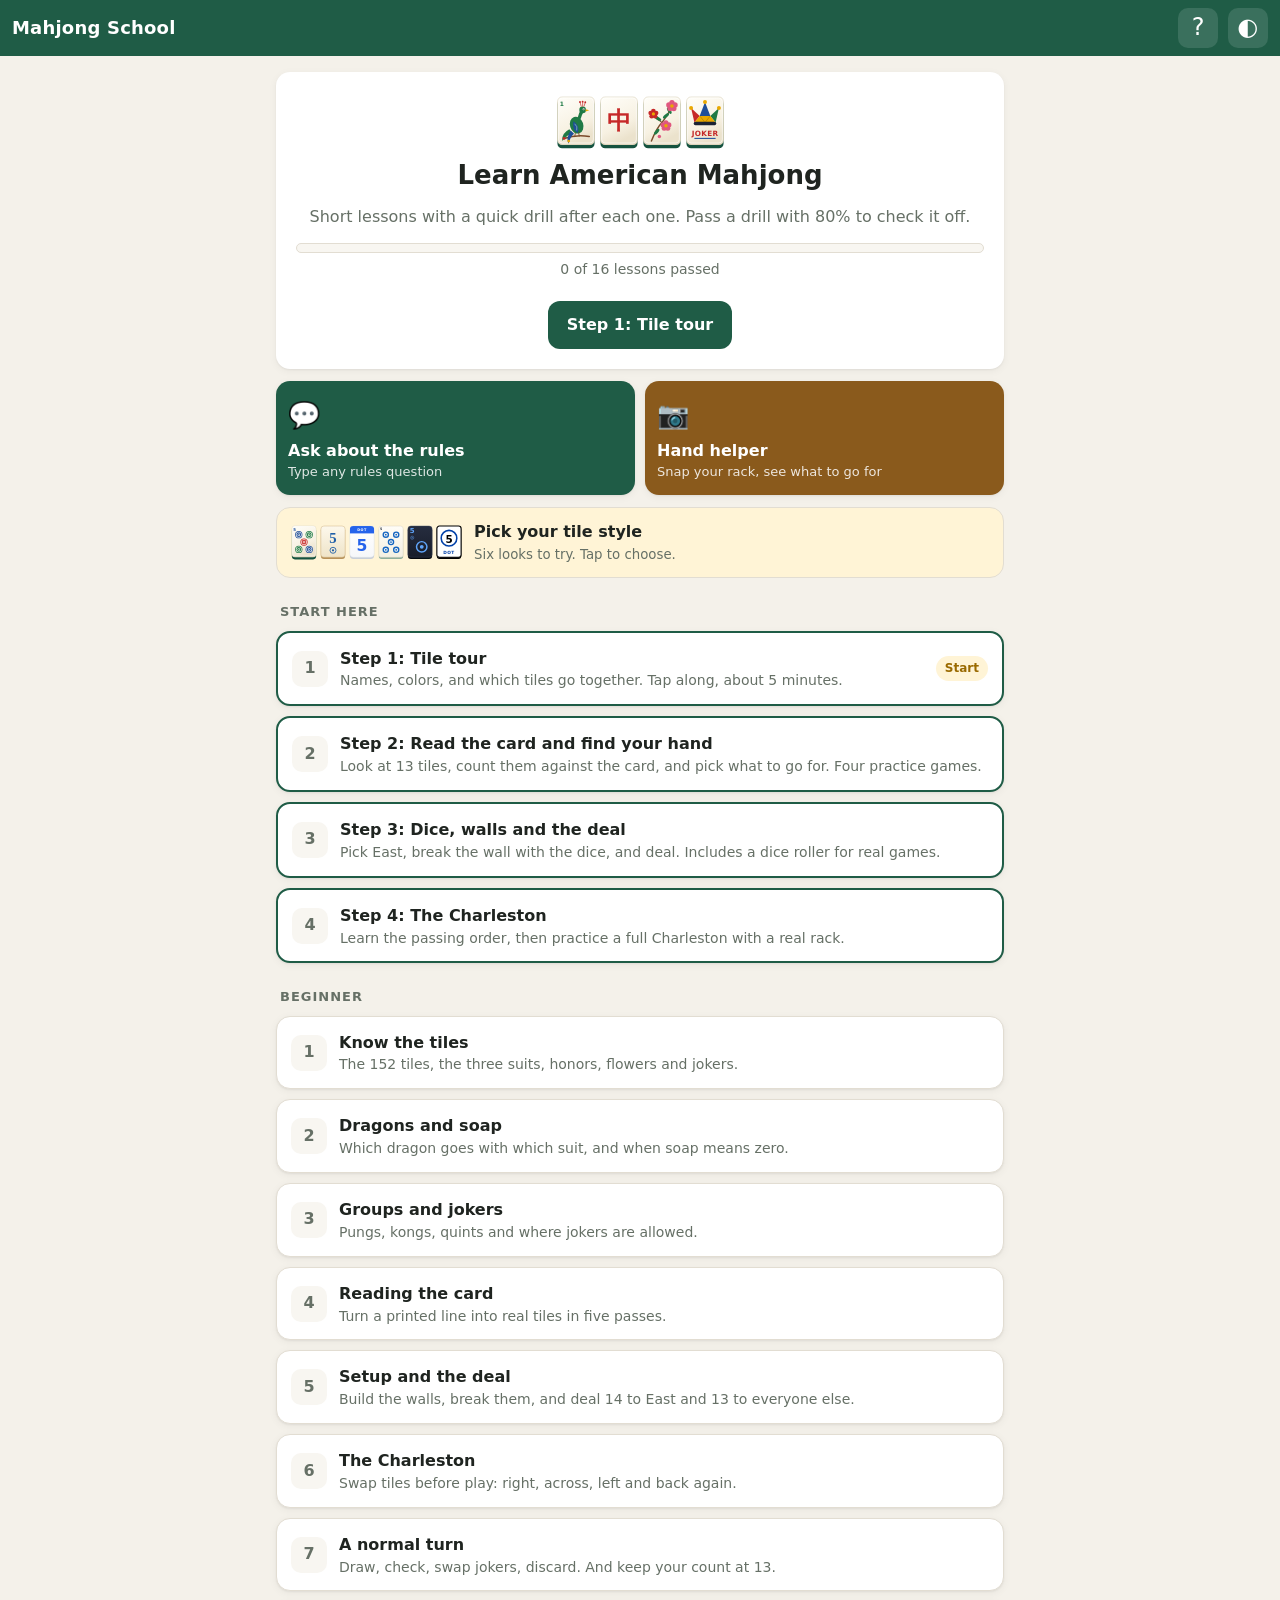
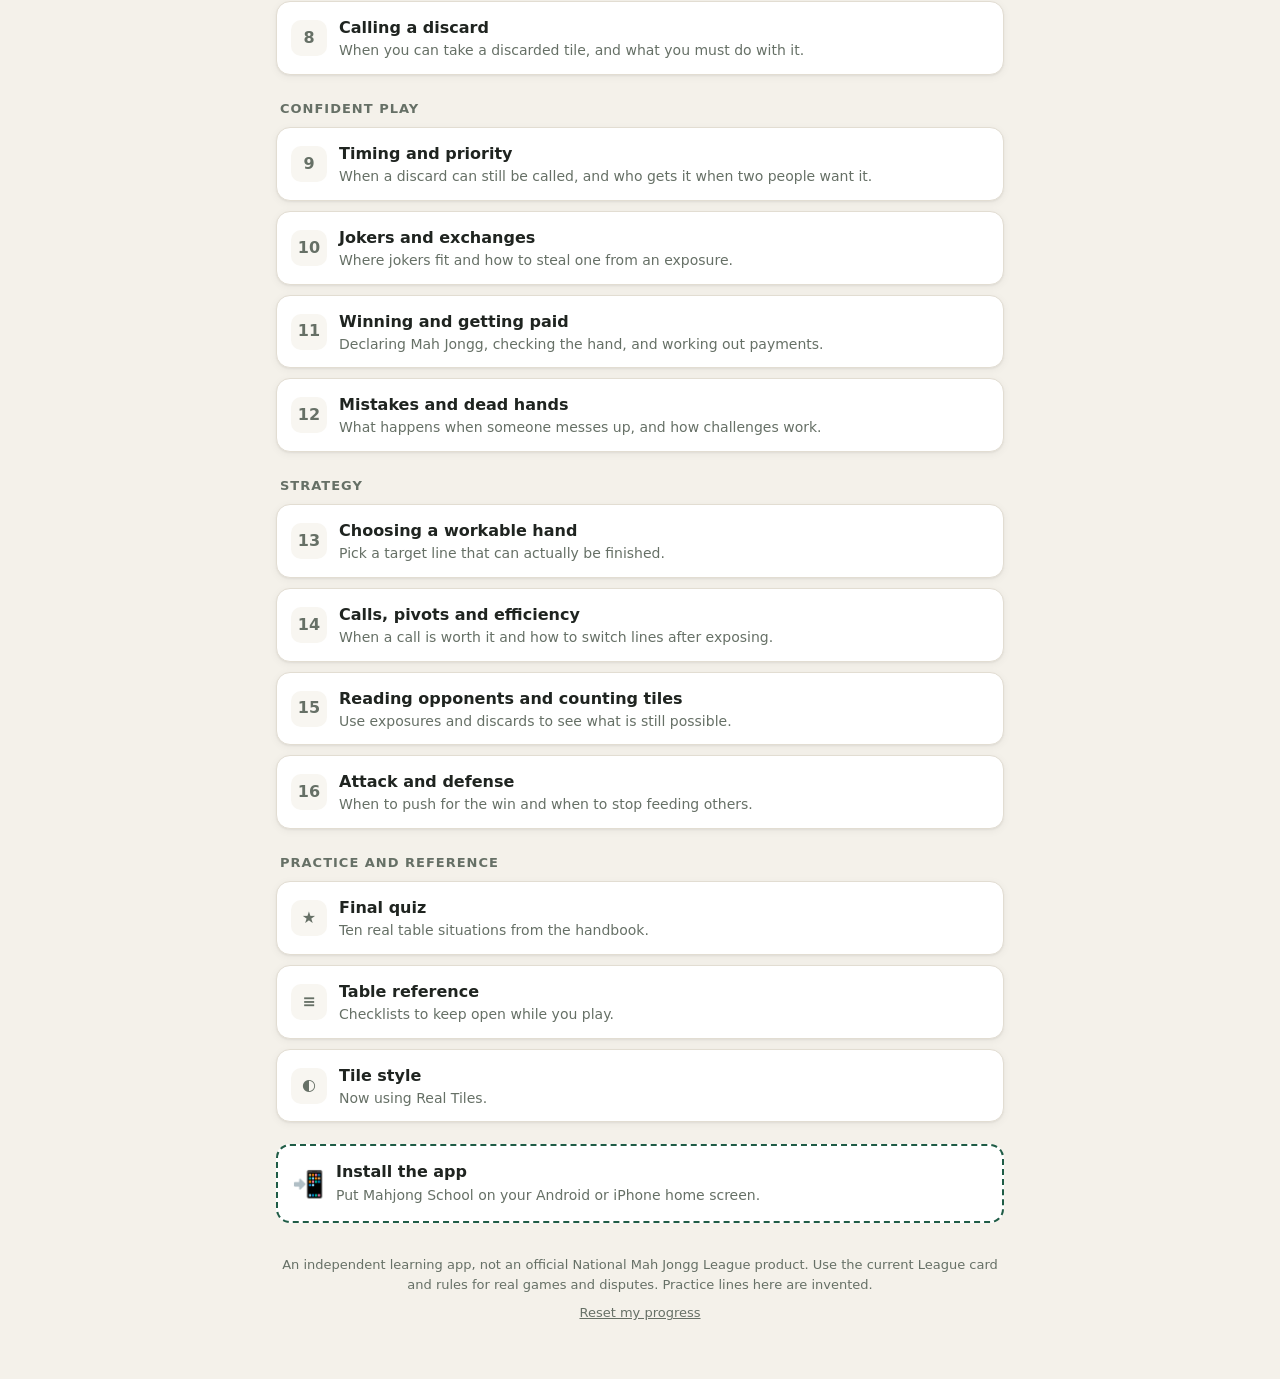
<file: index.html>
<!doctype html>
<html lang="en">
<head>
  <meta charset="utf-8">
  <meta name="viewport" content="width=device-width, initial-scale=1, viewport-fit=cover">
  <title>Mahjong School</title>
  <meta name="description" content="Learn American Mahjong rules step by step with lessons and drills.">
  <meta name="theme-color" content="#1f5c46">
  <meta name="apple-mobile-web-app-capable" content="yes">
  <meta name="mobile-web-app-capable" content="yes">
  <meta name="apple-mobile-web-app-title" content="Mahjong School">
  <link rel="manifest" href="manifest.webmanifest">
  <link rel="icon" href="icon.svg" type="image/svg+xml">
  <link rel="apple-touch-icon" href="icons/apple-touch-icon.png">
  <link rel="stylesheet" href="css/style.css">
  <script>if ('serviceWorker' in navigator) navigator.serviceWorker.register('sw.js').catch(function () {});</script>
</head>
<body>
  <header class="bar">
    <button id="back" class="icon-btn" aria-label="Back" hidden>‹</button>
    <a href="#/" class="brand">Mahjong School</a>
    <a href="#/ask" class="icon-btn" aria-label="Ask about the rules">?</a>
    <a href="#/tiles" class="icon-btn" aria-label="Tile style">◐</a>
  </header>
  <main id="app"></main>
  <script src="js/tiles.js"></script>
  <script src="js/content.js"></script>
  <script src="js/drills.js"></script>
  <script src="js/card.js"></script>
  <script src="js/steps.js"></script>
  <script src="js/ask.js"></script>
  <script src="js/helper.js"></script>
  <script src="js/app.js"></script>
</body>
</html>
</file>
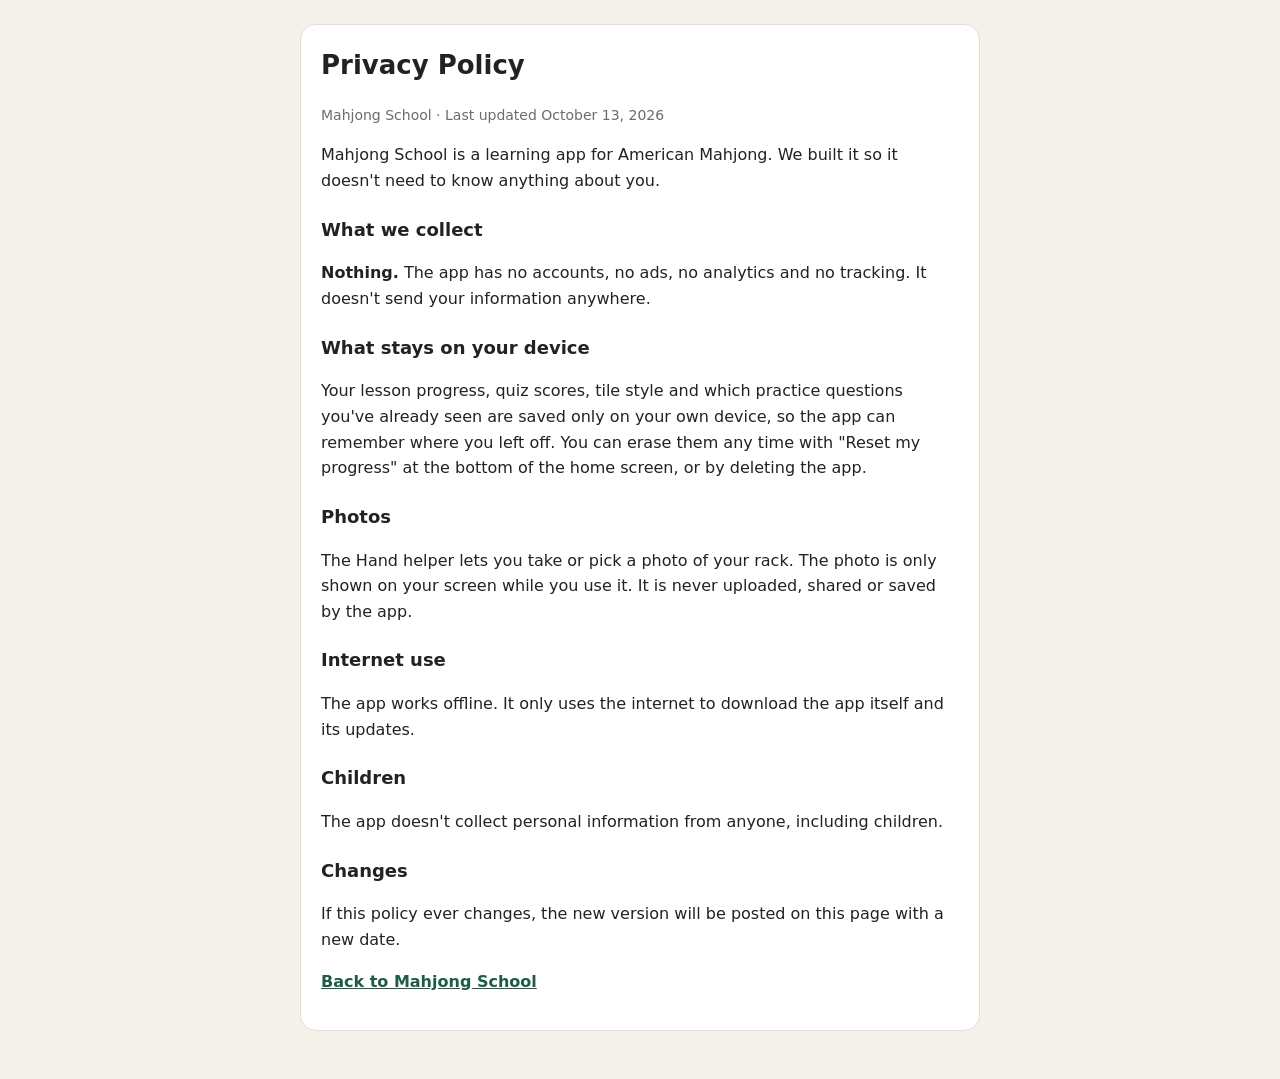
<file: privacy.html>
<!doctype html>
<html lang="en">
<head>
  <meta charset="utf-8">
  <meta name="viewport" content="width=device-width, initial-scale=1">
  <title>Mahjong School Privacy</title>
  <link rel="icon" href="icon.svg" type="image/svg+xml">
  <style>
    :root { --bg:#f4f1ea; --surface:#fff; --ink:#1f2420; --muted:#667066; --line:#e2ddd2; --felt:#1f5c46; }
    @media (prefers-color-scheme: dark) { :root { --bg:#12161a; --surface:#1b2127; --ink:#e9ece8; --muted:#9aa49c; --line:#2d353d; --felt:#5fd08f; } }
    body { margin: 0; background: var(--bg); color: var(--ink); font: 16px/1.6 system-ui, -apple-system, "Segoe UI", Roboto, sans-serif; }
    main { max-width: 680px; margin: 0 auto; padding: 24px 16px 48px; }
    .card { background: var(--surface); border: 1px solid var(--line); border-radius: 16px; padding: 20px; }
    h1 { font-size: 26px; margin-top: 0; } h2 { font-size: 18px; margin: 22px 0 6px; }
    a { color: var(--felt); font-weight: 700; } .small { color: var(--muted); font-size: 14px; }
  </style>
</head>
<body>
<main><div class="card">
  <h1>Privacy Policy</h1>
  <p class="small">Mahjong School · Last updated October 13, 2026</p>
  <p>Mahjong School is a learning app for American Mahjong. We built it so it doesn't need to know anything about you.</p>
  <h2>What we collect</h2>
  <p><b>Nothing.</b> The app has no accounts, no ads, no analytics and no tracking. It doesn't send your information anywhere.</p>
  <h2>What stays on your device</h2>
  <p>Your lesson progress, quiz scores, tile style and which practice questions you've already seen are saved only on your own device, so the app can remember where you left off. You can erase them any time with "Reset my progress" at the bottom of the home screen, or by deleting the app.</p>
  <h2>Photos</h2>
  <p>The Hand helper lets you take or pick a photo of your rack. The photo is only shown on your screen while you use it. It is never uploaded, shared or saved by the app.</p>
  <h2>Internet use</h2>
  <p>The app works offline. It only uses the internet to download the app itself and its updates.</p>
  <h2>Children</h2>
  <p>The app doesn't collect personal information from anyone, including children.</p>
  <h2>Changes</h2>
  <p>If this policy ever changes, the new version will be posted on this page with a new date.</p>
  <p><a href="./">Back to Mahjong School</a></p>
</div></main>
</body>
</html>
</file>
<file: css/style.css>
:root {
  --bg: #f4f1ea;
  --surface: #ffffff;
  --surface2: #f8f6f1;
  --ink: #1f2420;
  --muted: #667066;
  --line: #e2ddd2;
  --felt: #1f5c46;
  --felt-ink: #ffffff;
  --accent: #c0392b;
  --ok: #1d7a47;
  --ok-bg: #e6f4ec;
  --no: #b3261e;
  --no-bg: #fbe9e7;
  --warn: #9a6a00;
  --warn-bg: #fff4d6;
  --radius: 14px;
  --shadow: 0 1px 2px rgba(0,0,0,.05), 0 2px 8px rgba(0,0,0,.05);
  --a: #1f5fa8; --b: #c0392b; --c: #1d7a47;
}
@media (prefers-color-scheme: dark) {
  :root {
    --bg: #12161a; --surface: #1b2127; --surface2: #222930; --ink: #e9ece8; --muted: #9aa49c;
    --line: #2d353d; --felt: #2a7a5e; --ok: #5fd08f; --ok-bg: #173527; --no: #ff8a80; --no-bg: #3a1d1b;
    --warn: #f5c451; --warn-bg: #3a3016; --shadow: none;
    --a: #6aa8f0; --b: #f2776b; --c: #5fd08f;
  }
}
* { box-sizing: border-box; }
html { -webkit-text-size-adjust: 100%; }
body {
  margin: 0; background: var(--bg); color: var(--ink);
  font: 16px/1.55 system-ui, -apple-system, "Segoe UI", Roboto, sans-serif;
  padding-bottom: env(safe-area-inset-bottom);
}
a { color: inherit; }
h1, h2, h3 { line-height: 1.25; margin: 0 0 .5em; }
.tile { display: inline-block; flex: none; }
.tile-row { display: inline-flex; flex-wrap: wrap; gap: 3px; vertical-align: middle; margin: 4px 0; }

/* top bar */
.bar {
  position: sticky; top: 0; z-index: 10; display: flex; align-items: center; gap: 8px;
  padding: calc(8px + env(safe-area-inset-top)) 12px 8px; background: var(--felt); color: var(--felt-ink);
}
.brand { font-weight: 800; text-decoration: none; font-size: 18px; flex: 1; letter-spacing: .2px; }
.icon-btn {
  width: 40px; height: 40px; border-radius: 10px; border: 0; background: rgba(255,255,255,.12);
  color: inherit; font-size: 24px; display: grid; place-items: center; text-decoration: none; cursor: pointer;
}
.icon-btn[hidden] { display: none; }

main { max-width: 760px; margin: 0 auto; padding: 16px 16px 48px; }

/* buttons */
.btn {
  display: inline-flex; align-items: center; justify-content: center; gap: 6px;
  min-height: 48px; padding: 10px 18px; border-radius: 12px; border: 1px solid transparent;
  font: inherit; font-weight: 700; text-decoration: none; cursor: pointer; text-align: center;
}
.btn.primary { background: var(--felt); color: #fff; }
.btn.ghost { background: var(--surface); border-color: var(--line); color: var(--ink); }
.btn.wide { width: 100%; }
.linkbtn { background: none; border: 0; color: var(--muted); text-decoration: underline; font: inherit; cursor: pointer; padding: 8px; }

/* home */
.hero { background: var(--surface); border-radius: var(--radius); padding: 20px; box-shadow: var(--shadow); text-align: center; }
.hero h1 { font-size: 26px; margin-top: 6px; }
.hero p { color: var(--muted); margin: 0 0 14px; }
.hero .btn { width: 100%; margin-top: 6px; }
.meter { height: 10px; background: var(--surface2); border-radius: 99px; overflow: hidden; border: 1px solid var(--line); }
.meter i { display: block; height: 100%; background: var(--felt); border-radius: 99px; transition: width .3s; }
.meter.small { height: 6px; margin: 8px 0 14px; }
.meter-label { font-size: 14px; margin-top: 6px !important; }
.banner {
  display: flex; gap: 12px; align-items: center; margin-top: 12px; padding: 12px 14px; text-decoration: none;
  background: var(--warn-bg); border-radius: var(--radius); border: 1px solid var(--line);
}
.banner small { display: block; color: var(--muted); }
.stage { font-size: 13px; text-transform: uppercase; letter-spacing: 1px; color: var(--muted); margin: 26px 4px 10px; }
.list { display: grid; gap: 10px; }
.card {
  display: flex; align-items: center; gap: 12px; padding: 14px; background: var(--surface);
  border-radius: var(--radius); text-decoration: none; box-shadow: var(--shadow); border: 1px solid var(--line);
}
.card .num {
  width: 36px; height: 36px; flex: none; border-radius: 10px; display: grid; place-items: center;
  background: var(--surface2); font-weight: 800; color: var(--muted);
}
.card.done .num { background: var(--ok-bg); color: var(--ok); }
.card-body { flex: 1; min-width: 0; }
.card-body b { display: block; }
.card-body small { color: var(--muted); display: block; font-size: 14px; line-height: 1.35; }
.chip { font-size: 12px; font-weight: 700; padding: 3px 9px; border-radius: 99px; background: var(--surface2); color: var(--muted); white-space: nowrap; }
.chip.ok { background: var(--ok-bg); color: var(--ok); }
.chip.warn { background: var(--warn-bg); color: var(--warn); }
.foot { margin-top: 32px; font-size: 13px; color: var(--muted); text-align: center; }

/* lesson */
.eyebrow { font-size: 13px; color: var(--muted); margin: 4px 0; text-transform: uppercase; letter-spacing: .8px; }
.lesson h1 { font-size: 28px; }
.sec { background: var(--surface); border-radius: var(--radius); padding: 16px; margin: 12px 0; box-shadow: var(--shadow); border: 1px solid var(--line); overflow-x: auto; }
.sec h3 { font-size: 18px; }
.sec p { margin: .5em 0; }
.sec ul, .sec ol { padding-left: 22px; margin: .5em 0; }
.sec li { margin: .3em 0; }
.sec.tip { background: var(--warn-bg); }
.note { font-size: 14px; color: var(--muted); border-left: 3px solid var(--line); padding-left: 10px; }
.t { width: 100%; border-collapse: collapse; font-size: 15px; margin: 8px 0; }
.t th, .t td { text-align: left; padding: 8px 6px; border-bottom: 1px solid var(--line); vertical-align: middle; }
.t th { font-size: 13px; color: var(--muted); font-weight: 700; }
.t .yes { color: var(--ok); font-weight: 700; }
.t .no { color: var(--no); font-weight: 700; }
.practice {
  display: flex; gap: 12px; align-items: center; justify-content: space-between; flex-wrap: wrap;
  background: var(--felt); color: #fff; border-radius: var(--radius); padding: 16px; margin: 20px 0 12px;
}
.practice small { display: block; opacity: .85; }
.practice .btn.primary { background: #fff; color: var(--felt); }
.pager { display: flex; justify-content: space-between; gap: 10px; }
.pager .btn { flex: 1; font-size: 14px; }
.check { list-style: none; padding-left: 0 !important; }
.check li::before { content: "☐ "; color: var(--felt); font-weight: 800; }
.seq { display: flex; gap: 6px; margin: 8px 0; }
.seq span { flex: 1; text-align: center; background: var(--felt); color: #fff; border-radius: 8px; padding: 8px 4px; font-weight: 700; font-size: 14px; }
.seq.alt span { background: var(--surface2); color: var(--ink); border: 1px solid var(--line); }
.seq.one span { background: transparent; color: var(--felt); border: 2px dashed var(--felt); }

/* card line */
.cardline {
  font: 800 22px/1.3 ui-monospace, "SF Mono", Menlo, Consolas, monospace; letter-spacing: 1px;
  background: var(--surface2); border: 1px solid var(--line); border-radius: 10px; padding: 10px 12px; margin: 8px 0;
  display: flex; flex-wrap: wrap; gap: 10px; align-items: center;
}
.ln-a { color: var(--a); } .ln-b { color: var(--b); } .ln-c { color: var(--c); } .ln-n { color: var(--ink); }
.ln-tag { margin-left: auto; font-size: 14px; border: 2px solid currentColor; border-radius: 6px; padding: 0 6px; color: var(--muted); }

/* drill */
.drill-top { display: flex; justify-content: space-between; align-items: baseline; }
.drill-top span { color: var(--muted); font-size: 14px; }
.qcard { background: var(--surface); border-radius: var(--radius); padding: 18px 16px; box-shadow: var(--shadow); border: 1px solid var(--line); }
.prompt { text-align: center; }
.prompt .q { font-size: 18px; font-weight: 700; margin: 10px 0; }
.prompt .small, .small { color: var(--muted); font-size: 14px; margin: 6px 0; }
.rack { display: flex; flex-wrap: wrap; gap: 10px; justify-content: center; margin: 6px 0; }
.money { font-size: 17px; background: var(--surface2); border-radius: 10px; padding: 10px; }
.opts { display: grid; gap: 10px; margin-top: 14px; }
.opts.grid { grid-template-columns: 1fr 1fr; }
.opt {
  min-height: 52px; padding: 10px 14px; border-radius: 12px; border: 2px solid var(--line);
  background: var(--surface); color: var(--ink); font: inherit; font-weight: 600; text-align: left; cursor: pointer;
  display: flex; align-items: center; gap: 10px; transition: border-color .15s, background .15s;
}
.opts.grid .opt { flex-direction: column; text-align: center; justify-content: center; }
.optlabel { font-size: 14px; }
.opt:not(:disabled):active { transform: scale(.99); }
@media (hover: hover) { .opt:not(:disabled):hover { border-color: var(--felt); } }
.opt:disabled { cursor: default; }
.opt.right { border-color: var(--ok); background: var(--ok-bg); }
.opt.wrong { border-color: var(--no); background: var(--no-bg); }
.opt:disabled:not(.right):not(.wrong) { opacity: .55; }
.fb { margin-top: 14px; padding: 12px 14px; border-radius: 12px; }
.fb.ok { background: var(--ok-bg); } .fb.ok b { color: var(--ok); }
.fb.no { background: var(--no-bg); } .fb.no b { color: var(--no); }
.fb p { margin: 4px 0 0; }
#fb .btn { margin-top: 12px; }

.order { margin-top: 14px; text-align: center; }
.slots { display: flex; gap: 8px; justify-content: center; margin-bottom: 14px; }
.slot {
  flex: 1; max-width: 120px; min-height: 52px; border-radius: 12px; border: 2px dashed var(--line);
  display: grid; place-items: center; font-weight: 700; color: var(--muted);
}
.slot.filled { border-style: solid; border-color: var(--felt); color: var(--ink); }
.slot.right { border-color: var(--ok); background: var(--ok-bg); }
.slot.wrong { border-color: var(--no); background: var(--no-bg); }
.order-items { display: flex; gap: 8px; justify-content: center; flex-wrap: wrap; }
.order-items .opt { justify-content: center; min-width: 96px; }

.result { text-align: center; background: var(--surface); border-radius: var(--radius); padding: 28px 18px; box-shadow: var(--shadow); }
.result .big { font-size: 64px; font-weight: 900; line-height: 1; }
.result.ok .big { color: var(--ok); }
.result.no .big { color: var(--no); }
.result .msg { font-weight: 600; }
.stack { display: grid; gap: 10px; margin-top: 18px; }

/* tile styles page */
.page-title { font-size: 28px; }
.lead { color: var(--muted); margin-top: 0; }
.styles { display: grid; gap: 12px; }
.style-card {
  text-align: left; font: inherit; color: var(--ink); background: var(--surface); border: 2px solid var(--line);
  border-radius: var(--radius); padding: 14px; cursor: pointer; box-shadow: var(--shadow);
}
.style-card.on { border-color: var(--felt); box-shadow: 0 0 0 3px color-mix(in srgb, var(--felt) 25%, transparent); }
.style-head { display: flex; justify-content: space-between; align-items: center; gap: 8px; }
.style-card p { color: var(--muted); font-size: 14px; margin: 4px 0 8px; }
.allset { display: grid; grid-template-columns: repeat(auto-fill, minmax(64px, 1fr)); gap: 10px 6px; }
.allset figure { margin: 0; text-align: center; }
.allset figcaption { font-size: 11px; color: var(--muted); line-height: 1.2; }

@media (min-width: 700px) {
  .styles { grid-template-columns: 1fr 1fr; }
  .hero .btn { width: auto; }
}
.banner .tile-row { flex-wrap: nowrap; flex: none; }

/* ---------- tile tour ---------- */
.center { text-align: center; }
.c-bam { color: var(--c); } .c-crak { color: var(--b); } .c-dot { color: var(--a); }
.tour h1 { font-size: 28px; }
.tour-dots { display: flex; gap: 4px; margin-bottom: 10px; }
.tour-dots i { flex: 1; height: 5px; border-radius: 99px; background: var(--line); }
.tour-dots i.done { background: var(--felt); opacity: .55; }
.tour-dots i.on { background: var(--felt); }
.tour-body { overflow: visible; }
.tour-note { background: var(--warn-bg); border-radius: 10px; padding: 10px 12px; font-size: 15px; margin-top: 12px; }
.tour-nav { display: flex; gap: 10px; margin-top: 14px; position: sticky; bottom: 0; padding: 10px 0 calc(10px + env(safe-area-inset-bottom)); background: linear-gradient(to top, var(--bg) 70%, transparent); }
.tour-nav .btn { flex: 1; }
.tour-nav .btn.primary { flex: 2; }
.btn:disabled { opacity: .5; cursor: default; }
.tour-card { border: 2px solid var(--felt); }

.fam { display: grid; gap: 6px; margin: 12px 0; }
.fam-row { display: flex; align-items: center; gap: 12px; padding: 6px 10px; border-radius: 10px; background: var(--surface2); }
.fam-row.suit { border-left: 4px solid var(--felt); }
.fam-row small { display: block; color: var(--muted); font-size: 13px; }
.pairs { display: grid; gap: 8px; margin: 12px 0; }
.pair-row { display: flex; align-items: center; gap: 12px; padding: 8px 10px; border-radius: 10px; background: var(--surface2); }
.pair-row .tile-row { flex: none; margin: 0; }
.pair-row.ok { background: var(--ok-bg); }
.pair-row.bad { background: var(--no-bg); }
.vs { display: flex; align-items: center; justify-content: center; gap: 16px; font-weight: 800; color: var(--muted); }
.famtable td { font-size: 14px; }
.famtable .tile-row { margin: 0 4px 0 0; }

.tapgrid { display: grid; grid-template-columns: repeat(auto-fill, minmax(78px, 1fr)); gap: 8px; margin-top: 12px; }
.tapt {
  background: var(--surface2); border: 2px solid var(--line); border-radius: 12px; padding: 8px 4px 6px;
  display: flex; flex-direction: column; align-items: center; gap: 4px; cursor: pointer; font: inherit; color: var(--muted);
}
.tapt span { font-size: 12px; font-weight: 700; min-height: 16px; }
.tapt.shown { color: var(--ink); }
.tapt.active { border-color: var(--felt); background: var(--surface); }
.tapinfo { margin-top: 12px; padding: 10px 12px; border-radius: 10px; background: var(--surface2); min-height: 48px; text-align: center; }
.tapinfo small { color: var(--muted); }
.q.center { font-size: 18px; font-weight: 700; margin: 10px 0 4px; }

.match { display: grid; grid-template-columns: 1fr 1fr; gap: 14px; margin-top: 12px; }
.mcol { display: grid; gap: 8px; }
.mtile {
  display: flex; align-items: center; gap: 10px; padding: 8px; border-radius: 12px; border: 2px solid var(--line);
  background: var(--surface2); font: inherit; font-weight: 700; color: var(--ink); cursor: pointer; text-align: left;
}
.mtile span { font-size: 14px; }
.mtile.sel { border-color: var(--felt); background: var(--surface); box-shadow: 0 0 0 3px color-mix(in srgb, var(--felt) 25%, transparent); }
.mtile.matched { cursor: default; }
.mtile.m-b { border-color: var(--c); background: color-mix(in srgb, var(--c) 14%, var(--surface)); }
.mtile.m-c { border-color: var(--b); background: color-mix(in srgb, var(--b) 14%, var(--surface)); }
.mtile.m-d { border-color: var(--a); background: color-mix(in srgb, var(--a) 14%, var(--surface)); }
.shake { animation: shake .35s; border-color: var(--no) !important; }
@keyframes shake { 25% { transform: translateX(-5px); } 75% { transform: translateX(5px); } }
@media (max-width: 380px) { .mtile { flex-direction: column; text-align: center; } }

.sort-tile { margin: 8px 0; }
.bins { display: grid; grid-template-columns: 1fr 1fr 1fr; gap: 8px; margin-top: 10px; }
.bin { justify-content: center; text-align: center; padding: 8px 4px; min-height: 48px; font-size: 15px; }

/* ---------- step 2: card and hand finder ---------- */
.pline { width: 100%; text-align: left; }
.pl-groups {
  display: flex; flex-wrap: wrap; gap: 4px 12px; align-items: baseline;
  font: 800 19px/1.3 ui-monospace, "SF Mono", Menlo, Consolas, monospace; letter-spacing: .5px;
}
.pl-groups .grp { white-space: nowrap; }
.pl-meta { display: flex; flex-wrap: wrap; gap: 6px 10px; align-items: center; margin-top: 3px; font-size: 13px; color: var(--muted); }
.pl-note { flex: 1 1 auto; min-width: 0; }
.pl-tag { font-weight: 800; border: 1.5px solid currentColor; border-radius: 5px; padding: 0 5px; }
.pl-val { font-weight: 800; color: var(--ink); }
.pl-cat { font-size: 11px; font-weight: 800; text-transform: uppercase; letter-spacing: .6px; background: var(--surface2); border: 1px solid var(--line); border-radius: 99px; padding: 1px 8px; }
.pline-btn { display: block; width: 100%; font: inherit; color: inherit; background: var(--surface2); border: 1.5px solid var(--line); border-radius: 12px; padding: 10px 12px; margin: 8px 0; cursor: pointer; }
.pline-btn.open { border-color: var(--felt); }
.pl-sample { margin-top: 8px; }
.sec > .pline { background: var(--surface2); border: 1px solid var(--line); border-radius: 12px; padding: 10px 12px; margin: 8px 0; }

.build { display: flex; flex-wrap: wrap; gap: 8px; justify-content: center; margin: 10px 0; }
.bgrp { display: inline-flex; gap: 1px; }
.tw { display: inline-flex; position: relative; }
.tw.ghost { opacity: .3; filter: grayscale(.6); }
.tw.ghost::after { content: ""; position: absolute; inset: 0 0 3px; border: 1.5px dashed var(--muted); border-radius: 5px; }
.tw.jk::after { content: ""; position: absolute; left: 15%; right: 15%; bottom: -3px; height: 3px; border-radius: 3px; background: var(--felt); }

.prack { display: flex; flex-wrap: wrap; gap: 2px; justify-content: center; margin: 6px 0 10px; }
.rt { display: inline-flex; background: none; border: 0; padding: 0; border-radius: 6px; transition: transform .12s, opacity .15s; position: relative; }
.prack.selectable .rt { cursor: pointer; padding: 2px; }
.rt.dim { opacity: .3; }
.rt.use { filter: drop-shadow(0 0 3px color-mix(in srgb, var(--ok) 80%, transparent)); }
.rt.picked { transform: translateY(-8px); outline: 2.5px solid var(--accent); outline-offset: 1px; }

.lineopt { flex-direction: column; align-items: stretch; padding: 10px 12px; }
.lineopt.chosen { border-color: var(--felt); background: color-mix(in srgb, var(--felt) 12%, var(--surface)); box-shadow: 0 0 0 2px var(--felt); }
.lineopt.top3 { border-color: var(--ok); }
.fitchip { align-self: flex-start; margin-top: 6px; font-size: 12px; font-weight: 800; padding: 2px 9px; border-radius: 99px; background: var(--ok-bg); color: var(--ok); }
.opt.wrong .fitchip { background: var(--no-bg); color: var(--no); }
#cardpick .lineopt { margin: 6px 0; width: 100%; }
.catttl { font-size: 13px; text-transform: uppercase; letter-spacing: .8px; color: var(--muted); margin: 18px 4px 4px; }
.sticky-rack {
  position: sticky; top: calc(56px + env(safe-area-inset-top)); z-index: 5; background: var(--bg);
  padding: 6px 0 2px; margin: 0 -4px; border-bottom: 1px solid var(--line);
}
.sticky-rack .prack { margin: 2px 0; }
.sticky-rack p { margin: 0 0 4px; }
.checkbar { position: sticky; bottom: 0; padding: 10px 0 calc(10px + env(safe-area-inset-bottom)); background: linear-gradient(to top, var(--bg) 75%, transparent); }
.topcard { background: var(--surface); border: 1.5px solid var(--line); border-radius: 12px; padding: 10px 12px; margin: 10px 0; }
.topcard.mine { border-color: var(--felt); box-shadow: 0 0 0 2px var(--felt); }
.topcard .small { margin: 2px 0 0; }
.prack.selectable { margin-top: 16px; }

/* ---------- difficulty levels ---------- */
.levels { display: grid; grid-template-columns: repeat(3, 1fr); gap: 8px; margin: 4px 0 6px; }
.lvl {
  font: inherit; color: var(--ink); background: var(--surface); border: 2px solid var(--line); border-radius: 12px;
  padding: 10px 6px; cursor: pointer; display: flex; flex-direction: column; align-items: center; gap: 2px; min-height: 56px;
}
.lvl small { font-size: 12px; color: var(--muted); line-height: 1.2; text-align: center; }
.lvl.on.lvl-easy { border-color: #2e9d5b; background: color-mix(in srgb, #2e9d5b 12%, var(--surface)); }
.lvl.on.lvl-medium { border-color: #d49a00; background: color-mix(in srgb, #d49a00 14%, var(--surface)); }
.lvl.on.lvl-hard { border-color: #c0392b; background: color-mix(in srgb, #c0392b 12%, var(--surface)); }
.lvl-desc { margin: 4px 4px 12px; }
.lvl-badge { font-size: 11px; font-weight: 800; padding: 1px 8px; border-radius: 99px; color: #fff; vertical-align: 2px; margin-left: 4px; }
.lvl-badge.lvl-easy { background: #2e9d5b; } .lvl-badge.lvl-medium { background: #c48c00; } .lvl-badge.lvl-hard { background: #c0392b; }
.lvdots { display: flex; gap: 5px; margin-top: 6px; }
.lvdots .dot { width: 10px; height: 10px; border-radius: 50%; border: 2px solid var(--line); }
.lvdots .dot.on.lvl-easy { background: #2e9d5b; border-color: #2e9d5b; }
.lvdots .dot.on.lvl-medium { background: #d49a00; border-color: #d49a00; }
.lvdots .dot.on.lvl-hard { background: #c0392b; border-color: #c0392b; }
.hardtip { background: var(--warn-bg); border-radius: 12px; padding: 10px 14px; margin: 12px 0; font-size: 15px; }
.hardtip ul { margin: 4px 0 0; padding-left: 20px; }
.drill-top .lvl-badge { color: #fff; font-size: 11px; }

/* ---------- 8-tile dragon match ---------- */
.m8grid { display: grid; grid-template-columns: repeat(4, 1fr); gap: 6px; margin-top: 6px; }
.m8 {
  display: flex; flex-direction: column; align-items: center; gap: 2px; padding: 6px 2px 4px;
  background: var(--surface2); border: 2px solid var(--line); border-radius: 12px; font: inherit; color: var(--ink); cursor: pointer;
}
.m8 span { font-size: 11px; font-weight: 700; line-height: 1.1; text-align: center; }
.m8.sel { border-color: var(--felt); background: var(--surface); box-shadow: 0 0 0 3px color-mix(in srgb, var(--felt) 25%, transparent); transform: translateY(-3px); }
.m8.matched { opacity: .35; cursor: default; }
.m8.m-b { border-color: var(--c); } .m8.m-c { border-color: var(--b); } .m8.m-d { border-color: var(--a); }
.m8drag { display: grid; grid-template-columns: repeat(3, 1fr); gap: 8px; margin-top: 14px; }
.mdrag {
  display: flex; flex-direction: column; align-items: center; gap: 4px; padding: 10px 4px 8px; min-height: 150px;
  background: var(--surface); border: 2px dashed var(--line); border-radius: 14px; font: inherit; color: var(--ink); cursor: pointer;
}
.mdn { font-size: 13px; font-weight: 800; text-align: center; line-height: 1.15; }
.mdn small { display: block; font-weight: 600; color: var(--muted); }
.mpile { display: flex; flex-wrap: wrap; gap: 1px; justify-content: center; min-height: 28px; }
.mdrag[data-c="DG"] { border-color: color-mix(in srgb, var(--c) 55%, var(--line)); }
.mdrag[data-c="DR"] { border-color: color-mix(in srgb, var(--b) 55%, var(--line)); }
.mdrag[data-c="DW"] { border-color: color-mix(in srgb, var(--a) 55%, var(--line)); }
.mdrag.flash { transform: scale(1.04); transition: transform .15s; }
@media (min-width: 560px) { .m8grid { grid-template-columns: repeat(8, 1fr); } }

/* ---------- bigger tiles in Step 2 ---------- */
/* racks: 7 tiles per row, sized to the screen */
.prack { gap: 4px 3px; margin: 8px 0 12px; }
.prack .rt { flex: 0 0 calc((100% - 18px) / 7); max-width: 64px; }
.prack .rt svg { width: 100%; height: auto; display: block; }
.prack.selectable .rt { padding: 0; }
.prack.selectable { margin-top: 18px; }
.rt.picked { transform: translateY(-9px); outline-width: 3px; }
.sticky-rack .prack .rt { flex-basis: calc((100% - 18px) / 7); max-width: 54px; }
.sticky-rack { padding-top: 8px; }
/* built hands */
.build { gap: 10px 10px; }
.pl-groups { font-size: 21px; }
@media (min-width: 700px) { .prack .rt { max-width: 70px; } }
.result .fresh { margin-top: 10px; }

/* ---------- Step 3: dice, walls, deal ---------- */
:root { --wall2: #2e8b6e; --wall1: #9fd2bd; --feltbg: #1f5c46; }
@media (prefers-color-scheme: dark) { :root { --wall2: #3aa383; --wall1: #2a5b4b; --feltbg: #184a38; } }
.minitable, .tablewrap { max-width: 380px; margin: 8px auto; }
.tablesvg { width: 100%; height: auto; display: block; }
.dicebox { text-align: center; }
.dice { display: flex; gap: 14px; justify-content: center; margin: 10px 0 14px; }
.die {
  width: 64px; height: 64px; border-radius: 14px; background: #fffdf7; border: 1.5px solid #d6ccb3;
  box-shadow: 0 4px 0 #c9bd9c, 0 6px 14px rgba(0,0,0,.15);
  display: grid; grid-template-columns: repeat(3, 1fr); grid-template-rows: repeat(3, 1fr); padding: 9px; gap: 2px;
}
.die i { border-radius: 50%; }
.die i.p { background: #1b2333; }
.die[data-v="1"] i.p, .die[data-v="4"] i.p { background: #c62828; }
.die.sm { width: 40px; height: 40px; border-radius: 9px; padding: 6px; box-shadow: 0 3px 0 #c9bd9c; }
.dice.sm { gap: 8px; margin: 6px 0; }
.die.rolling { animation: tumble .18s linear infinite; }
@keyframes tumble { 0% { transform: rotate(0) translateY(0); } 50% { transform: rotate(14deg) translateY(-6px); } 100% { transform: rotate(0) translateY(0); } }
.bigsum { font-size: 28px; font-weight: 800; margin-bottom: 4px; }
.bigsum b { color: var(--felt); font-size: 34px; }
.seg { display: flex; background: var(--surface2); border: 1px solid var(--line); border-radius: 12px; padding: 4px; gap: 4px; margin: 6px 0 12px; }
.seg button { flex: 1; border: 0; background: transparent; padding: 10px; border-radius: 9px; font: inherit; font-weight: 700; color: var(--muted); cursor: pointer; min-height: 44px; }
.seg button.on { background: var(--surface); color: var(--ink); box-shadow: var(--shadow); }
.eastgrid { display: grid; grid-template-columns: 1fr 1fr; gap: 10px; margin: 10px 0 14px; }
.eastseat { background: var(--surface); border: 2px solid var(--line); border-radius: 14px; padding: 10px; text-align: center; }
.eastseat .tot { display: block; font-size: 22px; font-weight: 900; }
.eastseat.win { border-color: var(--felt); background: color-mix(in srgb, var(--felt) 12%, var(--surface)); }
.eastseat.win b::after { content: " · East"; color: var(--felt); }
.eastseat.out { opacity: .4; }
.ewall { position: relative; display: grid; grid-template-columns: repeat(19, 1fr); gap: 2px; margin: 8px 0 2px; }
.stk {
  aspect-ratio: 1 / 1.5; border: 0; border-radius: 4px; background: var(--wall2); box-shadow: 0 3px 0 #14503d inset, 0 2px 0 rgba(0,0,0,.2);
  padding: 0; font: 800 10px system-ui, sans-serif; color: #fff; cursor: pointer;
}
.stk:disabled { cursor: default; }
.stk.cnt { background: #d4a017; box-shadow: 0 3px 0 #9c7400 inset; animation: pop .25s both; }
.stk.last { outline: 2.5px solid #e5484d; outline-offset: 1px; }
.stk.wrongpick { outline: 2.5px dashed var(--no); outline-offset: 2px; }
@keyframes pop { from { transform: scale(.6); opacity: .3; } to { transform: scale(1); opacity: 1; } }
.ewall .brk { position: absolute; top: -6px; bottom: -6px; width: 3px; margin-left: -2px; background: #e5484d; border-radius: 3px; }
.ewall-ends { display: flex; justify-content: space-between; font-size: 12px; color: var(--muted); margin-bottom: 8px; }
.dealtop { display: flex; align-items: center; justify-content: center; gap: 12px; margin: 4px 0; }
.dealtop .dice { margin: 0; }
.seatbtns { display: grid; grid-template-columns: repeat(4, 1fr); gap: 8px; margin: 10px 0; }
.seatbtns .opt { justify-content: center; padding: 8px 4px; }

/* ---------- Step 4: Charleston ---------- */
.passsvg { width: 170px; height: 170px; }
.threearrows { display: grid; grid-template-columns: repeat(3, 1fr); gap: 6px; }
.threearrows figure { margin: 0; text-align: center; }
.threearrows .passsvg { width: 100%; height: auto; }
.threearrows figcaption { font-size: 13px; }
.chorder { display: grid; gap: 10px; }
.chorder small { color: var(--muted); margin-left: 6px; }
.dirbtns { display: grid; grid-template-columns: repeat(3, 1fr); gap: 8px; margin: 12px 0; }
.dirbtns .opt { justify-content: center; font-size: 17px; }
.dirbtns .opt.wrong { opacity: .6; }
.oslots { display: grid; grid-template-columns: repeat(7, 1fr); gap: 4px; margin: 10px 0; }
.oslot { border: 2px dashed var(--line); border-radius: 10px; text-align: center; padding: 6px 2px; min-height: 58px; display: flex; flex-direction: column; justify-content: center; }
.oslot small { font-size: 9.5px; color: var(--muted); line-height: 1.1; }
.oslot b { font-size: 12px; }
.oslot.cur { border-color: var(--felt); border-style: solid; }
.oslot.ok { border-style: solid; border-color: var(--ok); background: var(--ok-bg); }
.passdots { display: flex; gap: 4px; margin: 6px 0 12px; }
.passdots i { flex: 1; height: 6px; border-radius: 99px; background: var(--line); }
.passdots i.done { background: var(--felt); opacity: .55; }
.passdots i.on { background: var(--felt); }
.passdots i.skip { background: repeating-linear-gradient(45deg, var(--line) 0 4px, transparent 4px 8px); }
.passrow { display: flex; gap: 10px; align-items: center; }
.passrow .passsvg { width: 110px; height: 110px; flex: none; }
.passrow .q { margin: 0 0 4px; font-size: 17px; font-weight: 800; }
.tray { display: flex; gap: 6px; justify-content: center; margin: 4px 0 8px; padding: 8px; border: 2px dashed var(--line); border-radius: 12px; }
.tray .rt { flex: 0 0 auto; width: 46px; }
.tray .rt svg { width: 100%; height: auto; }
.tray .rt.picked { transform: translateY(-8px); outline: 3px solid var(--accent); outline-offset: 1px; border-radius: 6px; }
.rt.newt { animation: pop .35s both; }
.targets { margin: 8px 0; background: var(--surface2); border: 1px solid var(--line); border-radius: 12px; padding: 8px 12px; }
.targets summary { cursor: pointer; font-weight: 700; font-size: 14px; }
.targets .pline { margin: 8px 0; }
.targets ul { margin: 6px 0; padding-left: 18px; font-size: 14px; }
.fitbar { display: flex; flex-wrap: wrap; align-items: baseline; gap: 4px 10px; justify-content: center; background: var(--surface2); border-radius: 12px; padding: 10px; margin: 12px 0; }
.fitbar b { font-size: 18px; color: var(--felt); }
.fitbar small { color: var(--muted); width: 100%; text-align: center; }
.fitbar.big b { font-size: 26px; }

/* ---------- wall direction ---------- */
.dirpair { display: grid; grid-template-columns: 1fr 1fr; gap: 10px; margin: 10px 0; }
.dirpair figure { margin: 0; text-align: center; }
.dirpair figcaption { font-size: 13px; line-height: 1.35; }
.dirsvg { width: 100%; height: auto; max-width: 220px; }
.wallorder li { margin: .35em 0; }
.wallnote { background: var(--warn-bg); border-radius: 10px; padding: 8px 12px; margin: 10px 0 0; font-size: 15px; text-align: center; }
.seatbtns.three { grid-template-columns: repeat(3, 1fr); }
.seatbtns.three .opt { font-size: 14px; }

/* ---------- Ask about the rules ---------- */
.askcard { display: flex; align-items: center; gap: 12px; margin-top: 12px; padding: 14px; text-decoration: none; background: var(--felt); color: #fff; border-radius: var(--radius); box-shadow: var(--shadow); }
.askcard small { display: block; opacity: .85; font-size: 14px; }
.askicon { font-size: 26px; }
.askgo { margin-left: auto; font-size: 28px; opacity: .8; }
.icon-btn + .icon-btn { margin-left: 2px; }
.ask { display: flex; flex-direction: column; min-height: calc(100vh - 110px); }
.askhead h1 { font-size: 26px; margin-bottom: 2px; }
.askhead .small { margin-top: 0; }
.chat { flex: 1; display: flex; flex-direction: column; gap: 10px; padding: 8px 0 90px; }
.msg { max-width: 88%; padding: 10px 14px; border-radius: 16px; line-height: 1.5; font-size: 16px; }
.msg.me { align-self: flex-end; background: var(--felt); color: #fff; border-bottom-right-radius: 4px; }
.msg.bot { align-self: flex-start; background: var(--surface); border: 1px solid var(--line); border-bottom-left-radius: 4px; box-shadow: var(--shadow); }
.msg.bot .tile-row { display: flex; margin: 6px 0; }
.msg.typing { display: flex; gap: 4px; padding: 14px; }
.msg.typing span { width: 8px; height: 8px; border-radius: 50%; background: var(--muted); animation: blink 1s infinite; }
.msg.typing span:nth-child(2) { animation-delay: .15s; } .msg.typing span:nth-child(3) { animation-delay: .3s; }
@keyframes blink { 0%, 100% { opacity: .25; } 50% { opacity: 1; } }
.asklink { display: inline-block; margin-top: 6px; font-weight: 700; color: var(--felt); }
.srcline { margin: 0 0 4px; font-size: 13px; color: var(--muted); }
.relq { margin: 10px 0 4px; }
.askchips { display: flex; flex-wrap: wrap; gap: 6px; margin-top: 8px; }
.chipq { font: inherit; font-size: 14px; background: var(--surface2); border: 1px solid var(--line); color: var(--ink); border-radius: 99px; padding: 7px 12px; cursor: pointer; text-align: left; }
.askbar { position: sticky; bottom: 0; display: flex; gap: 8px; padding: 10px 0 calc(10px + env(safe-area-inset-bottom)); background: linear-gradient(to top, var(--bg) 80%, transparent); }
.askbar input { flex: 1; min-width: 0; font: inherit; font-size: 16px; padding: 12px 14px; border-radius: 12px; border: 1.5px solid var(--line); background: var(--surface); color: var(--ink); }
.askbar input:focus { outline: none; border-color: var(--felt); }

/* ---------- tools row + hand helper ---------- */
.tools { display: grid; grid-template-columns: 1fr 1fr; gap: 10px; margin-top: 12px; }
.tools .askcard { margin-top: 0; flex-direction: column; align-items: flex-start; gap: 4px; padding: 14px 12px; }
.tools .askcard small { font-size: 13px; line-height: 1.3; }
.askcard.alt { background: #8a5a1c; }
@media (prefers-color-scheme: dark) { .askcard.alt { background: #7a4f19; } }
.photodrop { display: flex; flex-direction: column; align-items: center; gap: 4px; padding: 18px 12px; border: 2px dashed var(--line); border-radius: 14px; cursor: pointer; text-align: center; }
.photodrop small { color: var(--muted); }
.phicon { font-size: 34px; }
.photobox img { display: block; width: 100%; max-height: 190px; object-fit: contain; border-radius: 10px; background: #000; }
.photobox.big img { max-height: 70vh; }
.photobtns { display: flex; justify-content: space-between; }
.photosec.has { position: sticky; top: calc(56px + env(safe-area-inset-top)); z-index: 4; padding: 10px; }
.rackhead { display: flex; justify-content: space-between; align-items: center; }
.rackhead h3 { margin: 0; }
.rcount { font-size: 14px; background: var(--warn-bg); color: var(--warn); border-radius: 99px; padding: 2px 10px; margin-left: 6px; }
.rcount.ok { background: var(--ok-bg); color: var(--ok); }
.myrack { display: flex; flex-wrap: wrap; gap: 3px; min-height: 52px; margin: 8px 0; align-items: center; }
.myrack .rt { background: none; border: 0; padding: 0; cursor: pointer; }
.padlabel { font-size: 12px; text-transform: uppercase; letter-spacing: .6px; color: var(--muted); margin: 12px 0 4px; }
.pad { display: grid; grid-template-columns: repeat(9, 1fr); gap: 3px; }
.padt { position: relative; background: none; border: 0; padding: 0; cursor: pointer; border-radius: 6px; }
.padt svg { width: 100%; height: auto; display: block; }
.padt:active { transform: scale(.94); }
.padt i { position: absolute; top: -5px; right: -4px; background: var(--felt); color: #fff; font-style: normal; font-size: 11px; font-weight: 800; border-radius: 99px; min-width: 18px; height: 18px; line-height: 18px; text-align: center; }
.resultsec { background: color-mix(in srgb, var(--felt) 10%, var(--surface)); border-color: var(--felt); }
.resultsec .hl { color: var(--felt); }
.catbars { display: grid; gap: 6px; }
.catbar { display: grid; grid-template-columns: 130px 1fr 26px; align-items: center; gap: 8px; font-size: 14px; }
.cbtrack { height: 12px; background: var(--surface2); border-radius: 99px; overflow: hidden; border: 1px solid var(--line); }
.cbtrack i { display: block; height: 100%; background: var(--muted); border-radius: 99px; opacity: .55; }
.catbar.top .cbtrack i { background: var(--felt); opacity: 1; }
.catbar.top .cbname { font-weight: 800; }
.catbar b { text-align: right; }

@media (max-width: 500px) { .photobox img { max-height: 140px; } .photobox.big img { max-height: 60vh; } }

.installcard { display: flex; gap: 12px; align-items: center; margin-top: 22px; padding: 14px; background: var(--surface); border: 2px dashed var(--felt); border-radius: var(--radius); text-decoration: none; }
.installcard > span:first-child { font-size: 26px; }
.installcard small { display: block; color: var(--muted); font-size: 14px; }
.msg.bot .tile-row { display: inline-flex; vertical-align: middle; }

/* ---------- quiz pictures ---------- */
.qfig { display: flex; justify-content: center; margin: 4px 0 10px; }
.qfig .seatfig { width: 190px; height: auto; }
.discfig { flex-direction: column; align-items: center; gap: 2px; }
.discfig span { font-size: 12px; font-weight: 700; color: var(--muted); text-transform: uppercase; letter-spacing: .5px; }
.seqfig { gap: 4px; flex-wrap: nowrap; }
.seqfig span { flex: 1; max-width: 52px; border: 2px dashed var(--line); border-radius: 9px; padding: 4px 2px; text-align: center; display: flex; flex-direction: column; }
.seqfig small { font-size: 9.5px; color: var(--muted); }
.seqfig b { font-size: 12px; }
.seqfig span.known { border-style: solid; border-color: var(--ok); background: var(--ok-bg); }
.seqfig span.on { border-style: solid; border-color: var(--felt); background: color-mix(in srgb, var(--felt) 12%, var(--surface)); }

.passfig { align-items: center; gap: 8px; }
.passfig .parr { font-size: 26px; color: #e5484d; font-weight: 900; }
.passfig .pseat { font-size: 12px; font-weight: 800; text-transform: uppercase; color: var(--muted); }
.cardline.mini { font-size: 16px; padding: 6px 10px; margin: 0; }
.qfig .tile-row { margin: 0; }
.qfig .seatfig { width: 210px; }

/* Pick your hand: options are card lines */
#opts .opt .pline { width: 100%; }
#opts .opt:has(.pline) { flex-direction: column; align-items: stretch; }
.cntlist { margin: 6px 0; padding-left: 20px; }
.cntlist li { margin: 2px 0; }
</file>
